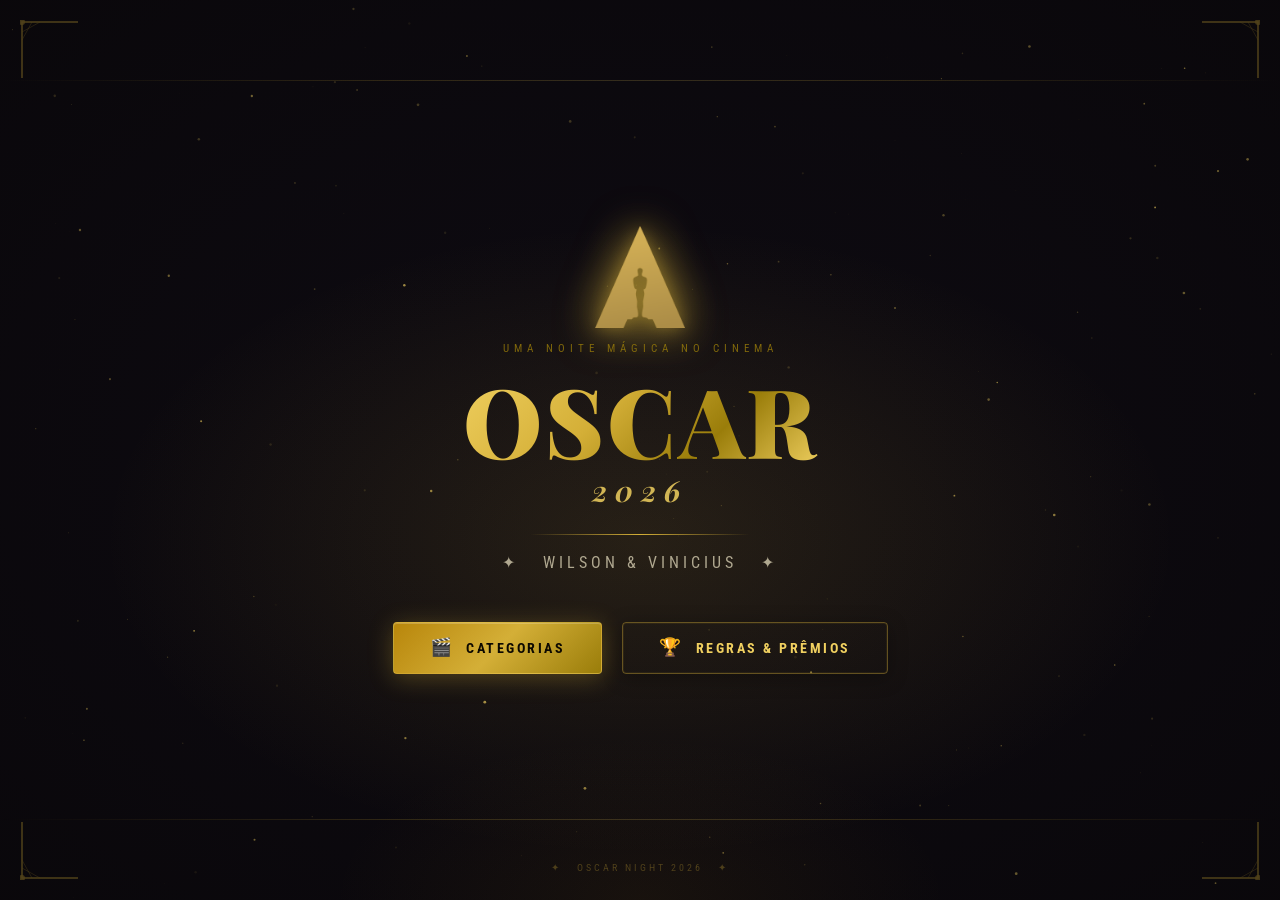
<file: index.html>
<!DOCTYPE html>
<html lang="pt-BR">
<head>
<meta charset="utf-8"/>
<meta name="viewport" content="width=device-width, initial-scale=1.0"/>
<title>Oscar 2026 | Wilson x Vinicius</title>
<link rel="icon" href="favicon.ico" type="image/x-icon"/>
<link rel="shortcut icon" href="favicon.ico"/>
<link rel="apple-touch-icon" href="oscars-icon-logo.png"/>
<link rel="stylesheet" href="css/shared.css"/>
<link rel="stylesheet" href="css/index.css"/>
</head>
<body>

<div class="bg-radial"></div>
<canvas id="stars"></canvas>

<div class="glow-line top"></div>
<div class="glow-line bottom"></div>

<!-- Corner ornaments -->
<div class="corner tl"><svg viewBox="0 0 60 60" fill="none"><path d="M2 58 L2 2 L58 2" stroke="#D4AF37" stroke-width="1.5"/><path d="M2 20 L12 2" stroke="#D4AF37" stroke-width=".8" opacity=".5"/><path d="M20 2 L2 12" stroke="#D4AF37" stroke-width=".8" opacity=".5"/><circle cx="2" cy="2" r="3" fill="#D4AF37" opacity=".8"/></svg></div>
<div class="corner tr"><svg viewBox="0 0 60 60" fill="none"><path d="M2 58 L2 2 L58 2" stroke="#D4AF37" stroke-width="1.5"/><path d="M2 20 L12 2" stroke="#D4AF37" stroke-width=".8" opacity=".5"/><path d="M20 2 L2 12" stroke="#D4AF37" stroke-width=".8" opacity=".5"/><circle cx="2" cy="2" r="3" fill="#D4AF37" opacity=".8"/></svg></div>
<div class="corner bl"><svg viewBox="0 0 60 60" fill="none"><path d="M2 58 L2 2 L58 2" stroke="#D4AF37" stroke-width="1.5"/><path d="M2 20 L12 2" stroke="#D4AF37" stroke-width=".8" opacity=".5"/><path d="M20 2 L2 12" stroke="#D4AF37" stroke-width=".8" opacity=".5"/><circle cx="2" cy="2" r="3" fill="#D4AF37" opacity=".8"/></svg></div>
<div class="corner br"><svg viewBox="0 0 60 60" fill="none"><path d="M2 58 L2 2 L58 2" stroke="#D4AF37" stroke-width="1.5"/><path d="M2 20 L12 2" stroke="#D4AF37" stroke-width=".8" opacity=".5"/><path d="M20 2 L2 12" stroke="#D4AF37" stroke-width=".8" opacity=".5"/><circle cx="2" cy="2" r="3" fill="#D4AF37" opacity=".8"/></svg></div>

<div class="content">
    <img class="oscar-statue" src="oscars-icon-logo.png" alt="Oscar Statuette"/>
    <p class="pre-title">Uma noite mágica no cinema</p>
    <h1 class="main-title">Oscar</h1>
    <p class="year-badge">2026</p>
    <div class="divider"></div>
    <p class="subtitle">✦ &nbsp; Wilson &amp; Vinicius &nbsp; ✦</p>
    <div class="btn-row">
        <a href="page_2.html" class="btn btn-primary" id="btn-categories">
            <span class="btn-icon">🎬</span>Categorias
        </a>
        <a href="page_1.html" class="btn btn-secondary" id="btn-rules">
            <span class="btn-icon">🏆</span>Regras &amp; Prêmios
        </a>
    </div>
</div>

<p class="footer-text">✦ &nbsp; Oscar Night 2026 &nbsp; ✦</p>

<script>
const canvas = document.getElementById('stars');
const ctx    = canvas.getContext('2d');
let W, H, particles = [];

function resize() { W = canvas.width = window.innerWidth; H = canvas.height = window.innerHeight; }

function createParticle() {
    return { x: Math.random()*W, y: Math.random()*H, r: Math.random()*1.2+.2,
             alpha: Math.random()*.6+.1, speed: Math.random()*.3+.05,
             drift: (Math.random()-.5)*.15, pulse: Math.random()*Math.PI*2 };
}

function init() { resize(); particles = Array.from({length:160}, createParticle); }

function draw() {
    ctx.clearRect(0,0,W,H);
    const t = Date.now()/1000;
    particles.forEach(p => {
        const a = p.alpha*(0.6+0.4*Math.sin(t*1.2+p.pulse));
        ctx.beginPath(); ctx.arc(p.x,p.y,p.r,0,Math.PI*2);
        ctx.fillStyle = `rgba(240,208,96,${a})`; ctx.fill();
        p.y -= p.speed; p.x += p.drift;
        if (p.y < -4) { p.y = H+4; p.x = Math.random()*W; }
    });
    requestAnimationFrame(draw);
}

window.addEventListener('resize', resize);
init(); draw();
</script>
</body>
</html>
</file>
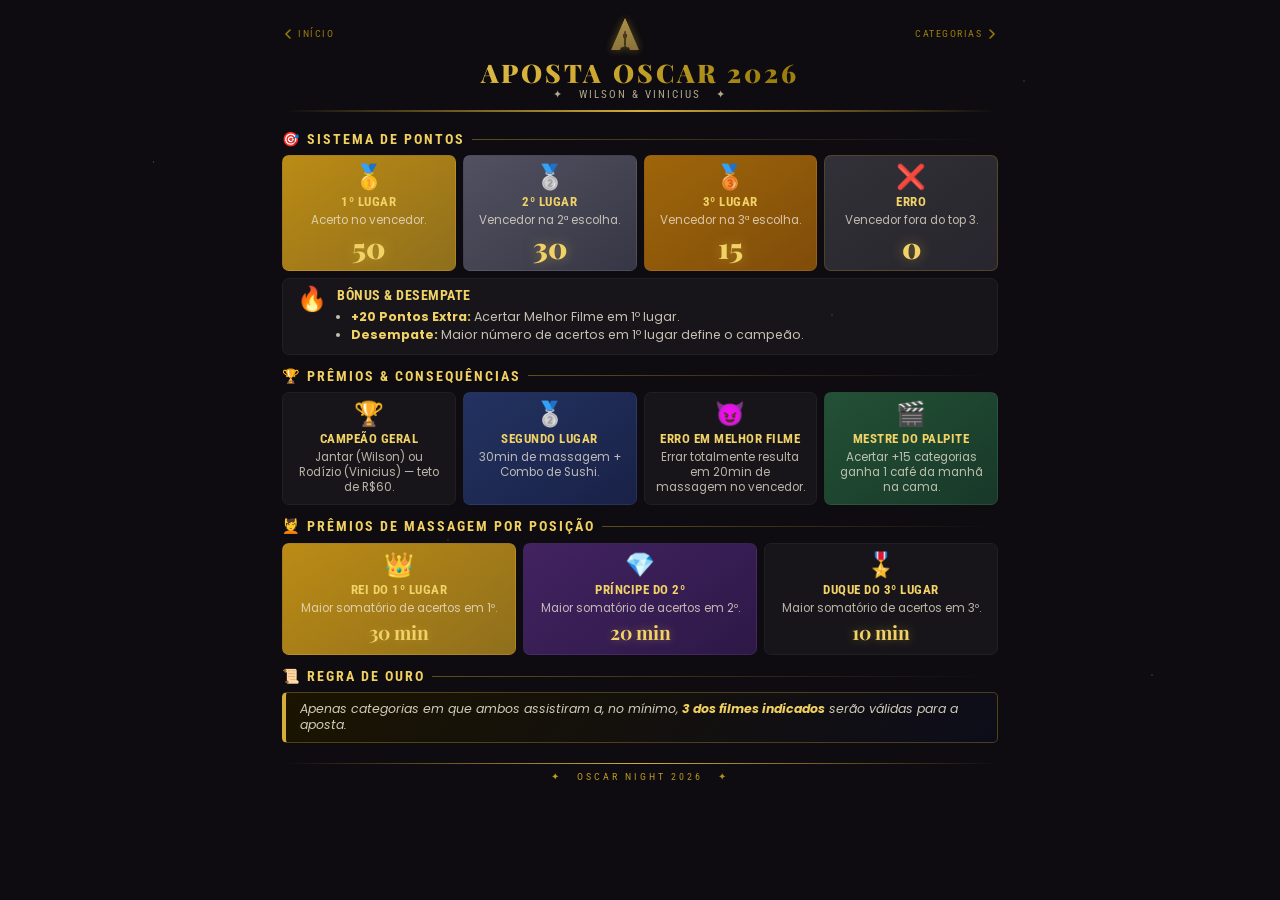
<file: page_1.html>
<!DOCTYPE html>
<html lang="pt-BR">
<head>
<meta charset="utf-8"/>
<meta name="viewport" content="width=device-width, initial-scale=1.0"/>
<title>Regras - Aposta Oscar 2026 | Wilson &amp; Vinicius</title>
<link rel="icon" href="favicon.ico" type="image/x-icon"/>
<link rel="shortcut icon" href="favicon.ico"/>
<link rel="apple-touch-icon" href="oscars-icon-logo.png"/>
<link rel="stylesheet" href="css/shared.css"/>
<link rel="stylesheet" href="css/page1.css"/>
</head>
<body>
<div class="page">

  <nav class="nav-bar">
    <a href="index.html" class="nav-link">
      <svg width="12" height="12" viewBox="0 0 12 12" fill="none"><path d="M8 2L4 6L8 10" stroke="#9A7D0A" stroke-width="1.5" stroke-linecap="round"/></svg>
      Início
    </a>
    <img class="oscar-mini" src="oscars-icon-logo.png" alt="Oscar"/>
    <a href="page_2.html" class="nav-link">
      Categorias
      <svg width="12" height="12" viewBox="0 0 12 12" fill="none"><path d="M4 2L8 6L4 10" stroke="#9A7D0A" stroke-width="1.5" stroke-linecap="round"/></svg>
    </a>
  </nav>

  <header>
    <h1 class="main-title">Aposta Oscar 2026</h1>
    <p class="main-subtitle">✦ &nbsp; Wilson &amp; Vinicius &nbsp; ✦</p>
  </header>

  <!-- PONTUAÇÃO -->
  <section class="section">
    <h2 class="section-title">🎯 Sistema de Pontos</h2>
    <div class="grid4">
      <div class="card c-gold">
        <div class="card-icon">🥇</div>
        <h3 class="card-title">1º Lugar</h3>
        <p>Acerto no vencedor.</p>
        <span class="points">50</span>
      </div>
      <div class="card c-silver">
        <div class="card-icon">🥈</div>
        <h3 class="card-title">2º Lugar</h3>
        <p>Vencedor na 2ª escolha.</p>
        <span class="points">30</span>
      </div>
      <div class="card c-amber">
        <div class="card-icon">🥉</div>
        <h3 class="card-title">3º Lugar</h3>
        <p>Vencedor na 3ª escolha.</p>
        <span class="points">15</span>
      </div>
      <div class="card c-smoke">
        <div class="card-icon">❌</div>
        <h3 class="card-title">Erro</h3>
        <p>Vencedor fora do top 3.</p>
        <span class="points">0</span>
      </div>
      <div class="card c-bonus bonus-card">
        <div class="card-icon">🔥</div>
        <div class="bonus-body">
          <h3 class="card-title">Bônus &amp; Desempate</h3>
          <ul>
            <li><strong>+20 Pontos Extra:</strong> Acertar Melhor Filme em 1º lugar.</li>
            <li><strong>Desempate:</strong> Maior número de acertos em 1º lugar define o campeão.</li>
          </ul>
        </div>
      </div>
    </div>
  </section>

  <!-- PRÊMIOS -->
  <section class="section">
    <h2 class="section-title">🏆 Prêmios &amp; Consequências</h2>
    <div class="grid4f">
      <div class="card c-champ">
        <div class="card-icon">🏆</div>
        <h3 class="card-title">Campeão Geral</h3>
        <p>Jantar (Wilson) ou Rodízio (Vinicius) — teto de R$60.</p>
      </div>
      <div class="card c-royal">
        <div class="card-icon">🥈</div>
        <h3 class="card-title">Segundo Lugar</h3>
        <p>30min de massagem + Combo de Sushi.</p>
      </div>
      <div class="card c-penalty">
        <div class="card-icon">😈</div>
        <h3 class="card-title">Erro em Melhor Filme</h3>
        <p>Errar totalmente resulta em 20min de massagem no vencedor.</p>
      </div>
      <div class="card c-emerald">
        <div class="card-icon">🎬</div>
        <h3 class="card-title">Mestre do Palpite</h3>
        <p>Acertar +15 categorias ganha 1 café da manhã na cama.</p>
      </div>
    </div>
  </section>

  <!-- MASSAGEM POR POSIÇÃO -->
  <section class="section">
    <h2 class="section-title">💆 Prêmios de Massagem por Posição</h2>
    <div class="grid3">
      <div class="card c-gold">
        <div class="card-icon">👑</div>
        <h3 class="card-title">Rei do 1º Lugar</h3>
        <p>Maior somatório de acertos em 1º.</p>
        <span class="points-sm">30 min</span>
      </div>
      <div class="card c-violet">
        <div class="card-icon">💎</div>
        <h3 class="card-title">Príncipe do 2º</h3>
        <p>Maior somatório de acertos em 2º.</p>
        <span class="points-sm">20 min</span>
      </div>
      <div class="card c-teal">
        <div class="card-icon">🎖️</div>
        <h3 class="card-title">Duque do 3º Lugar</h3>
        <p>Maior somatório de acertos em 3º.</p>
        <span class="points-sm">10 min</span>
      </div>
    </div>
  </section>

  <!-- REGRA DE OURO -->
  <section class="section">
    <h2 class="section-title">📜 Regra de Ouro</h2>
    <p class="final-rule">
      Apenas categorias em que ambos assistiram a, no mínimo,
      <strong style="color:var(--gold-light)">3 dos filmes indicados</strong>
      serão válidas para a aposta.
    </p>
  </section>

  <footer>✦ &nbsp; Oscar Night 2026 &nbsp; ✦</footer>
</div>
</body>
</html>
</file>
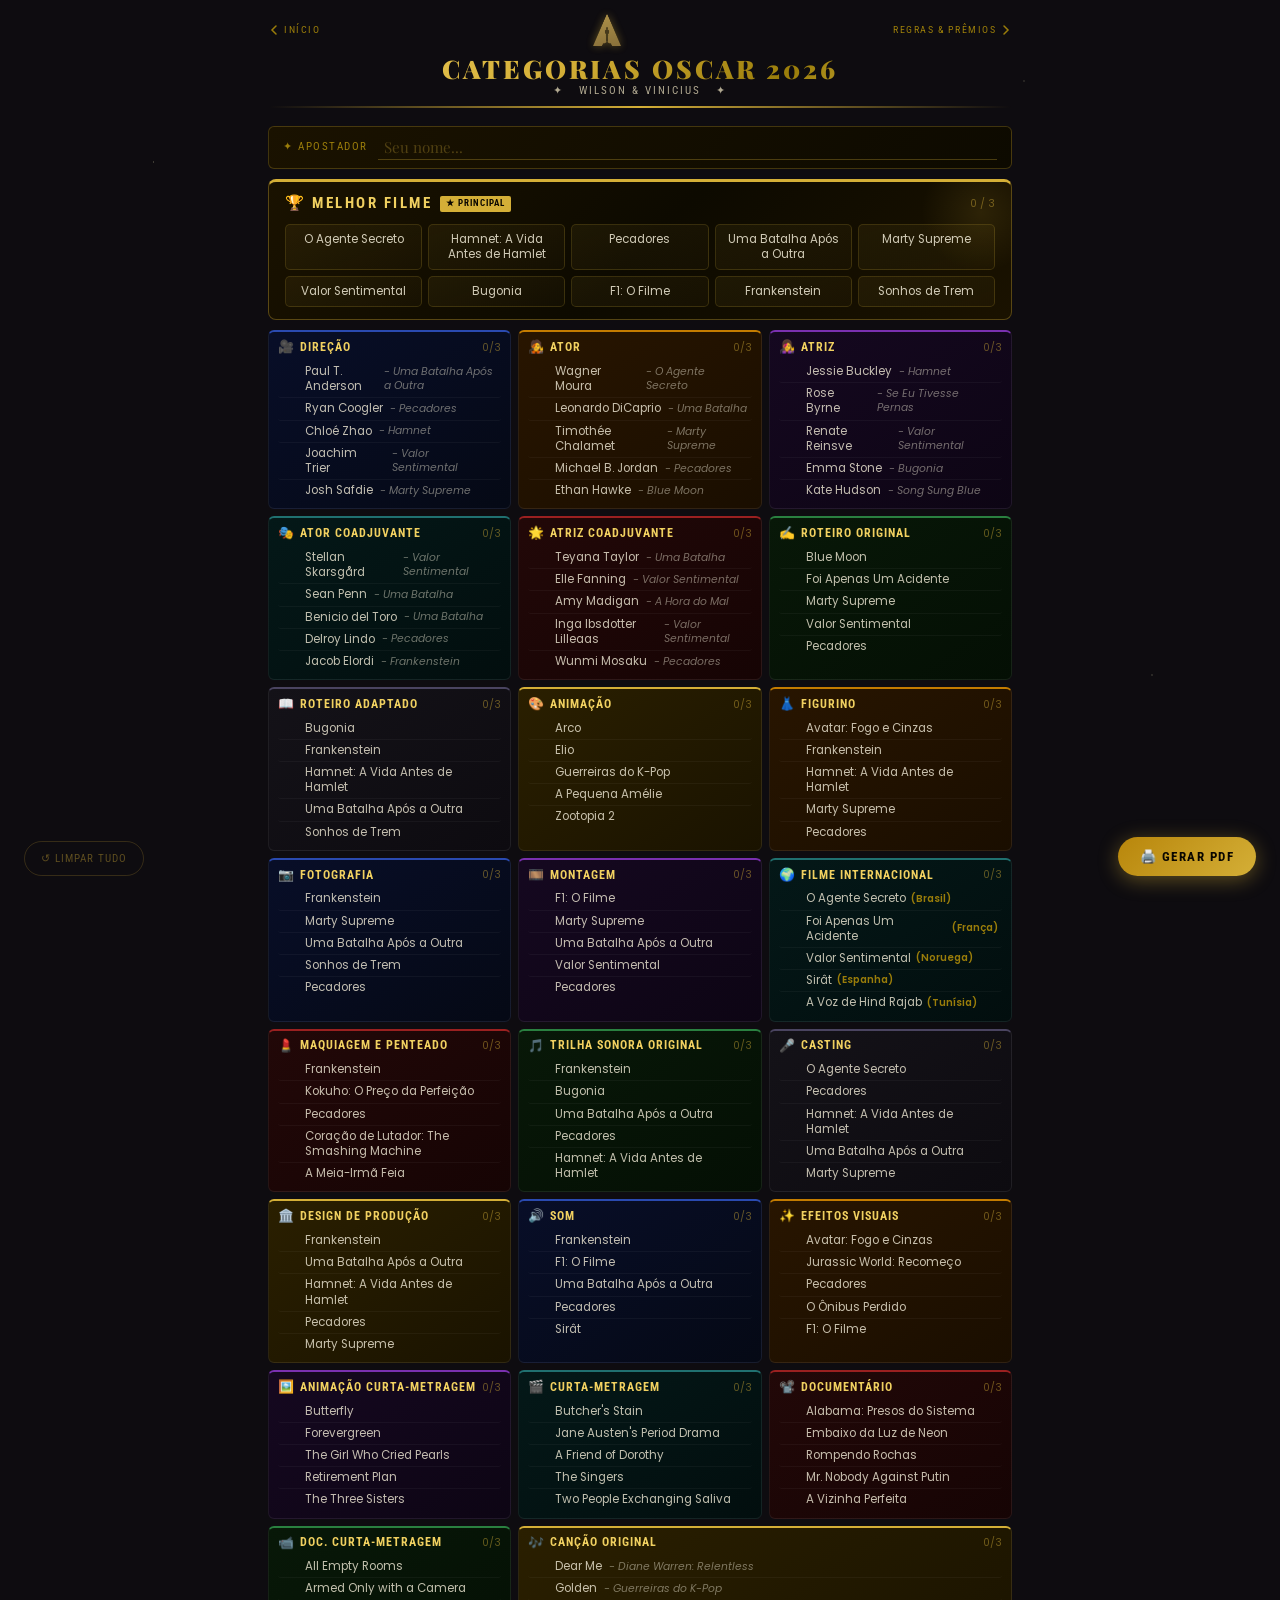
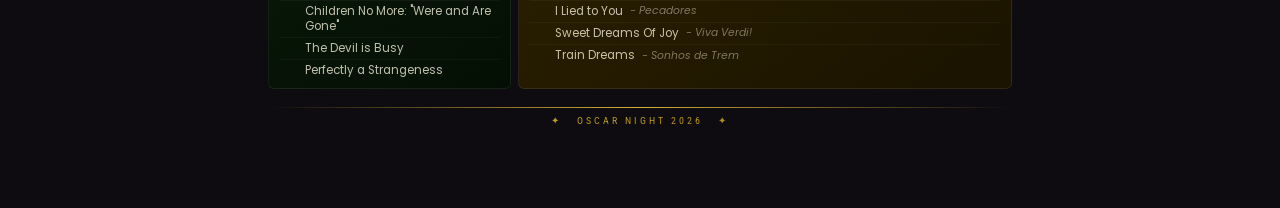
<file: page_2.html>
<!DOCTYPE html>
<html lang="pt-BR">
<head>
<meta charset="utf-8"/>
<meta name="viewport" content="width=device-width, initial-scale=1.0"/>
<title>Categorias - Aposta Oscar 2026 | Wilson &amp; Vinicius</title>
<link rel="icon" href="favicon.ico" type="image/x-icon"/>
<link rel="shortcut icon" href="favicon.ico"/>
<link rel="apple-touch-icon" href="oscars-icon-logo.png"/>
<link rel="stylesheet" href="css/shared.css"/>
<link rel="stylesheet" href="css/page2.css"/>
</head>
<body>
<div class="page">

  <nav class="nav-bar">
    <a href="index.html" class="nav-link">
      <svg width="12" height="12" viewBox="0 0 12 12" fill="none"><path d="M8 2L4 6L8 10" stroke="#9A7D0A" stroke-width="1.5" stroke-linecap="round"/></svg>
      Início
    </a>
    <img class="oscar-mini" src="oscars-icon-logo.png" alt="Oscar"/>
    <a href="page_1.html" class="nav-link">
      Regras &amp; Prêmios
      <svg width="12" height="12" viewBox="0 0 12 12" fill="none"><path d="M4 2L8 6L4 10" stroke="#9A7D0A" stroke-width="1.5" stroke-linecap="round"/></svg>
    </a>
  </nav>

  <header>
    <h1 class="main-title">Categorias Oscar 2026</h1>
    <p class="main-subtitle">✦ &nbsp; Wilson &amp; Vinicius &nbsp; ✦</p>
  </header>

  <div class="player-bar">
    <span class="player-label">✦ Apostador</span>
    <input class="player-input" id="playerName" type="text" placeholder="Seu nome..." maxlength="40"/>
  </div>

  <!-- MELHOR FILME -->
  <div class="featured-section">
    <div class="featured-title">
      🏆 Melhor Filme
      <span class="badge">★ PRINCIPAL</span>
      <span class="pick-counter" id="counter-melhor-filme">0 / 3</span>
    </div>
    <div class="featured-grid" id="cat-melhor-filme" data-cat="melhor-filme">
      <div class="film-card" data-film="O Agente Secreto"><span class="film-rank"></span>O Agente Secreto</div>
      <div class="film-card" data-film="Hamnet: A Vida Antes de Hamlet"><span class="film-rank"></span>Hamnet: A Vida Antes de Hamlet</div>
      <div class="film-card" data-film="Pecadores"><span class="film-rank"></span>Pecadores</div>
      <div class="film-card" data-film="Uma Batalha Após a Outra"><span class="film-rank"></span>Uma Batalha Após a Outra</div>
      <div class="film-card" data-film="Marty Supreme"><span class="film-rank"></span>Marty Supreme</div>
      <div class="film-card" data-film="Valor Sentimental"><span class="film-rank"></span>Valor Sentimental</div>
      <div class="film-card" data-film="Bugonia"><span class="film-rank"></span>Bugonia</div>
      <div class="film-card" data-film="F1: O Filme"><span class="film-rank"></span>F1: O Filme</div>
      <div class="film-card" data-film="Frankenstein"><span class="film-rank"></span>Frankenstein</div>
      <div class="film-card" data-film="Sonhos de Trem"><span class="film-rank"></span>Sonhos de Trem</div>
    </div>
  </div>

  <div class="categories-grid">

    <div class="cat-block c-royal" data-cat="direcao">
      <div class="cat-name"><span class="cat-icon">🎥</span>Direção<span class="pick-counter" id="counter-direcao">0/3</span></div>
      <ul class="nominee-list">
        <li class="nominee-item" data-film="Paul T. Anderson"><span class="rank-badge"></span>Paul T. Anderson<span class="nominee-film">- Uma Batalha Após a Outra</span></li>
        <li class="nominee-item" data-film="Ryan Coogler"><span class="rank-badge"></span>Ryan Coogler<span class="nominee-film">- Pecadores</span></li>
        <li class="nominee-item" data-film="Chloé Zhao"><span class="rank-badge"></span>Chloé Zhao<span class="nominee-film">- Hamnet</span></li>
        <li class="nominee-item" data-film="Joachim Trier"><span class="rank-badge"></span>Joachim Trier<span class="nominee-film">- Valor Sentimental</span></li>
        <li class="nominee-item" data-film="Josh Safdie"><span class="rank-badge"></span>Josh Safdie<span class="nominee-film">- Marty Supreme</span></li>
      </ul>
    </div>

    <div class="cat-block c-amber" data-cat="ator">
      <div class="cat-name"><span class="cat-icon">🧑‍🎤</span>Ator<span class="pick-counter" id="counter-ator">0/3</span></div>
      <ul class="nominee-list">
        <li class="nominee-item" data-film="Wagner Moura"><span class="rank-badge"></span>Wagner Moura<span class="nominee-film">- O Agente Secreto</span></li>
        <li class="nominee-item" data-film="Leonardo DiCaprio"><span class="rank-badge"></span>Leonardo DiCaprio<span class="nominee-film">- Uma Batalha</span></li>
        <li class="nominee-item" data-film="Timothée Chalamet"><span class="rank-badge"></span>Timothée Chalamet<span class="nominee-film">- Marty Supreme</span></li>
        <li class="nominee-item" data-film="Michael B. Jordan"><span class="rank-badge"></span>Michael B. Jordan<span class="nominee-film">- Pecadores</span></li>
        <li class="nominee-item" data-film="Ethan Hawke"><span class="rank-badge"></span>Ethan Hawke<span class="nominee-film">- Blue Moon</span></li>
      </ul>
    </div>

    <div class="cat-block c-violet" data-cat="atriz">
      <div class="cat-name"><span class="cat-icon">👩‍🎤</span>Atriz<span class="pick-counter" id="counter-atriz">0/3</span></div>
      <ul class="nominee-list">
        <li class="nominee-item" data-film="Jessie Buckley"><span class="rank-badge"></span>Jessie Buckley<span class="nominee-film">- Hamnet</span></li>
        <li class="nominee-item" data-film="Rose Byrne"><span class="rank-badge"></span>Rose Byrne<span class="nominee-film">- Se Eu Tivesse Pernas</span></li>
        <li class="nominee-item" data-film="Renate Reinsve"><span class="rank-badge"></span>Renate Reinsve<span class="nominee-film">- Valor Sentimental</span></li>
        <li class="nominee-item" data-film="Emma Stone"><span class="rank-badge"></span>Emma Stone<span class="nominee-film">- Bugonia</span></li>
        <li class="nominee-item" data-film="Kate Hudson"><span class="rank-badge"></span>Kate Hudson<span class="nominee-film">- Song Sung Blue</span></li>
      </ul>
    </div>

    <div class="cat-block c-teal" data-cat="ator-coadjuvante">
      <div class="cat-name"><span class="cat-icon">🎭</span>Ator Coadjuvante<span class="pick-counter" id="counter-ator-coadjuvante">0/3</span></div>
      <ul class="nominee-list">
        <li class="nominee-item" data-film="Stellan Skarsgård"><span class="rank-badge"></span>Stellan Skarsgård<span class="nominee-film">- Valor Sentimental</span></li>
        <li class="nominee-item" data-film="Sean Penn"><span class="rank-badge"></span>Sean Penn<span class="nominee-film">- Uma Batalha</span></li>
        <li class="nominee-item" data-film="Benicio del Toro"><span class="rank-badge"></span>Benicio del Toro<span class="nominee-film">- Uma Batalha</span></li>
        <li class="nominee-item" data-film="Delroy Lindo"><span class="rank-badge"></span>Delroy Lindo<span class="nominee-film">- Pecadores</span></li>
        <li class="nominee-item" data-film="Jacob Elordi"><span class="rank-badge"></span>Jacob Elordi<span class="nominee-film">- Frankenstein</span></li>
      </ul>
    </div>

    <div class="cat-block c-crimson" data-cat="atriz-coadjuvante">
      <div class="cat-name"><span class="cat-icon">🌟</span>Atriz Coadjuvante<span class="pick-counter" id="counter-atriz-coadjuvante">0/3</span></div>
      <ul class="nominee-list">
        <li class="nominee-item" data-film="Teyana Taylor"><span class="rank-badge"></span>Teyana Taylor<span class="nominee-film">- Uma Batalha</span></li>
        <li class="nominee-item" data-film="Elle Fanning"><span class="rank-badge"></span>Elle Fanning<span class="nominee-film">- Valor Sentimental</span></li>
        <li class="nominee-item" data-film="Amy Madigan"><span class="rank-badge"></span>Amy Madigan<span class="nominee-film">- A Hora do Mal</span></li>
        <li class="nominee-item" data-film="Inga Ibsdotter Lilleaas"><span class="rank-badge"></span>Inga Ibsdotter Lilleaas<span class="nominee-film">- Valor Sentimental</span></li>
        <li class="nominee-item" data-film="Wunmi Mosaku"><span class="rank-badge"></span>Wunmi Mosaku<span class="nominee-film">- Pecadores</span></li>
      </ul>
    </div>

    <div class="cat-block c-emerald" data-cat="roteiro-original">
      <div class="cat-name"><span class="cat-icon">✍️</span>Roteiro Original<span class="pick-counter" id="counter-roteiro-original">0/3</span></div>
      <ul class="nominee-list">
        <li class="nominee-item" data-film="Blue Moon"><span class="rank-badge"></span>Blue Moon</li>
        <li class="nominee-item" data-film="Foi Apenas Um Acidente"><span class="rank-badge"></span>Foi Apenas Um Acidente</li>
        <li class="nominee-item" data-film="Marty Supreme"><span class="rank-badge"></span>Marty Supreme</li>
        <li class="nominee-item" data-film="Valor Sentimental"><span class="rank-badge"></span>Valor Sentimental</li>
        <li class="nominee-item" data-film="Pecadores"><span class="rank-badge"></span>Pecadores</li>
      </ul>
    </div>

    <div class="cat-block c-smoke" data-cat="roteiro-adaptado">
      <div class="cat-name"><span class="cat-icon">📖</span>Roteiro Adaptado<span class="pick-counter" id="counter-roteiro-adaptado">0/3</span></div>
      <ul class="nominee-list">
        <li class="nominee-item" data-film="Bugonia"><span class="rank-badge"></span>Bugonia</li>
        <li class="nominee-item" data-film="Frankenstein"><span class="rank-badge"></span>Frankenstein</li>
        <li class="nominee-item" data-film="Hamnet: A Vida Antes de Hamlet"><span class="rank-badge"></span>Hamnet: A Vida Antes de Hamlet</li>
        <li class="nominee-item" data-film="Uma Batalha Após a Outra"><span class="rank-badge"></span>Uma Batalha Após a Outra</li>
        <li class="nominee-item" data-film="Sonhos de Trem"><span class="rank-badge"></span>Sonhos de Trem</li>
      </ul>
    </div>

    <div class="cat-block c-gold" data-cat="animacao">
      <div class="cat-name"><span class="cat-icon">🎨</span>Animação<span class="pick-counter" id="counter-animacao">0/3</span></div>
      <ul class="nominee-list">
        <li class="nominee-item" data-film="Arco"><span class="rank-badge"></span>Arco</li>
        <li class="nominee-item" data-film="Elio"><span class="rank-badge"></span>Elio</li>
        <li class="nominee-item" data-film="Guerreiras do K-Pop"><span class="rank-badge"></span>Guerreiras do K-Pop</li>
        <li class="nominee-item" data-film="A Pequena Amélie"><span class="rank-badge"></span>A Pequena Amélie</li>
        <li class="nominee-item" data-film="Zootopia 2"><span class="rank-badge"></span>Zootopia 2</li>
      </ul>
    </div>

    <div class="cat-block c-amber" data-cat="figurino">
      <div class="cat-name"><span class="cat-icon">👗</span>Figurino<span class="pick-counter" id="counter-figurino">0/3</span></div>
      <ul class="nominee-list">
        <li class="nominee-item" data-film="Avatar: Fogo e Cinzas"><span class="rank-badge"></span>Avatar: Fogo e Cinzas</li>
        <li class="nominee-item" data-film="Frankenstein"><span class="rank-badge"></span>Frankenstein</li>
        <li class="nominee-item" data-film="Hamnet: A Vida Antes de Hamlet"><span class="rank-badge"></span>Hamnet: A Vida Antes de Hamlet</li>
        <li class="nominee-item" data-film="Marty Supreme"><span class="rank-badge"></span>Marty Supreme</li>
        <li class="nominee-item" data-film="Pecadores"><span class="rank-badge"></span>Pecadores</li>
      </ul>
    </div>

    <div class="cat-block c-royal" data-cat="fotografia">
      <div class="cat-name"><span class="cat-icon">📷</span>Fotografia<span class="pick-counter" id="counter-fotografia">0/3</span></div>
      <ul class="nominee-list">
        <li class="nominee-item" data-film="Frankenstein"><span class="rank-badge"></span>Frankenstein</li>
        <li class="nominee-item" data-film="Marty Supreme"><span class="rank-badge"></span>Marty Supreme</li>
        <li class="nominee-item" data-film="Uma Batalha Após a Outra"><span class="rank-badge"></span>Uma Batalha Após a Outra</li>
        <li class="nominee-item" data-film="Sonhos de Trem"><span class="rank-badge"></span>Sonhos de Trem</li>
        <li class="nominee-item" data-film="Pecadores"><span class="rank-badge"></span>Pecadores</li>
      </ul>
    </div>

    <div class="cat-block c-violet" data-cat="montagem">
      <div class="cat-name"><span class="cat-icon">🎞️</span>Montagem<span class="pick-counter" id="counter-montagem">0/3</span></div>
      <ul class="nominee-list">
        <li class="nominee-item" data-film="F1: O Filme"><span class="rank-badge"></span>F1: O Filme</li>
        <li class="nominee-item" data-film="Marty Supreme"><span class="rank-badge"></span>Marty Supreme</li>
        <li class="nominee-item" data-film="Uma Batalha Após a Outra"><span class="rank-badge"></span>Uma Batalha Após a Outra</li>
        <li class="nominee-item" data-film="Valor Sentimental"><span class="rank-badge"></span>Valor Sentimental</li>
        <li class="nominee-item" data-film="Pecadores"><span class="rank-badge"></span>Pecadores</li>
      </ul>
    </div>

    <div class="cat-block c-teal" data-cat="filme-internacional">
      <div class="cat-name"><span class="cat-icon">🌍</span>Filme Internacional<span class="pick-counter" id="counter-filme-internacional">0/3</span></div>
      <ul class="nominee-list">
        <li class="nominee-item" data-film="O Agente Secreto"><span class="rank-badge"></span>O Agente Secreto<span class="country-tag">(Brasil)</span></li>
        <li class="nominee-item" data-film="Foi Apenas Um Acidente"><span class="rank-badge"></span>Foi Apenas Um Acidente<span class="country-tag">(França)</span></li>
        <li class="nominee-item" data-film="Valor Sentimental"><span class="rank-badge"></span>Valor Sentimental<span class="country-tag">(Noruega)</span></li>
        <li class="nominee-item" data-film="Sirât"><span class="rank-badge"></span>Sirât<span class="country-tag">(Espanha)</span></li>
        <li class="nominee-item" data-film="A Voz de Hind Rajab"><span class="rank-badge"></span>A Voz de Hind Rajab<span class="country-tag">(Tunísia)</span></li>
      </ul>
    </div>

    <div class="cat-block c-crimson" data-cat="maquiagem">
      <div class="cat-name"><span class="cat-icon">💄</span>Maquiagem e Penteado<span class="pick-counter" id="counter-maquiagem">0/3</span></div>
      <ul class="nominee-list">
        <li class="nominee-item" data-film="Frankenstein"><span class="rank-badge"></span>Frankenstein</li>
        <li class="nominee-item" data-film="Kokuho: O Preço da Perfeição"><span class="rank-badge"></span>Kokuho: O Preço da Perfeição</li>
        <li class="nominee-item" data-film="Pecadores"><span class="rank-badge"></span>Pecadores</li>
        <li class="nominee-item" data-film="Coração de Lutador"><span class="rank-badge"></span>Coração de Lutador: The Smashing Machine</li>
        <li class="nominee-item" data-film="A Meia-Irmã Feia"><span class="rank-badge"></span>A Meia-Irmã Feia</li>
      </ul>
    </div>

    <div class="cat-block c-emerald" data-cat="trilha-sonora">
      <div class="cat-name"><span class="cat-icon">🎵</span>Trilha Sonora Original<span class="pick-counter" id="counter-trilha-sonora">0/3</span></div>
      <ul class="nominee-list">
        <li class="nominee-item" data-film="Frankenstein"><span class="rank-badge"></span>Frankenstein</li>
        <li class="nominee-item" data-film="Bugonia"><span class="rank-badge"></span>Bugonia</li>
        <li class="nominee-item" data-film="Uma Batalha Após a Outra"><span class="rank-badge"></span>Uma Batalha Após a Outra</li>
        <li class="nominee-item" data-film="Pecadores"><span class="rank-badge"></span>Pecadores</li>
        <li class="nominee-item" data-film="Hamnet: A Vida Antes de Hamlet"><span class="rank-badge"></span>Hamnet: A Vida Antes de Hamlet</li>
      </ul>
    </div>

    <div class="cat-block c-smoke" data-cat="casting">
      <div class="cat-name"><span class="cat-icon">🎤</span>Casting<span class="pick-counter" id="counter-casting">0/3</span></div>
      <ul class="nominee-list">
        <li class="nominee-item" data-film="O Agente Secreto"><span class="rank-badge"></span>O Agente Secreto</li>
        <li class="nominee-item" data-film="Pecadores"><span class="rank-badge"></span>Pecadores</li>
        <li class="nominee-item" data-film="Hamnet"><span class="rank-badge"></span>Hamnet: A Vida Antes de Hamlet</li>
        <li class="nominee-item" data-film="Uma Batalha Após a Outra"><span class="rank-badge"></span>Uma Batalha Após a Outra</li>
        <li class="nominee-item" data-film="Marty Supreme"><span class="rank-badge"></span>Marty Supreme</li>
      </ul>
    </div>

    <div class="cat-block c-gold" data-cat="design-producao">
      <div class="cat-name"><span class="cat-icon">🏛️</span>Design de Produção<span class="pick-counter" id="counter-design-producao">0/3</span></div>
      <ul class="nominee-list">
        <li class="nominee-item" data-film="Frankenstein"><span class="rank-badge"></span>Frankenstein</li>
        <li class="nominee-item" data-film="Uma Batalha Após a Outra"><span class="rank-badge"></span>Uma Batalha Após a Outra</li>
        <li class="nominee-item" data-film="Hamnet"><span class="rank-badge"></span>Hamnet: A Vida Antes de Hamlet</li>
        <li class="nominee-item" data-film="Pecadores"><span class="rank-badge"></span>Pecadores</li>
        <li class="nominee-item" data-film="Marty Supreme"><span class="rank-badge"></span>Marty Supreme</li>
      </ul>
    </div>

    <div class="cat-block c-royal" data-cat="som">
      <div class="cat-name"><span class="cat-icon">🔊</span>Som<span class="pick-counter" id="counter-som">0/3</span></div>
      <ul class="nominee-list">
        <li class="nominee-item" data-film="Frankenstein"><span class="rank-badge"></span>Frankenstein</li>
        <li class="nominee-item" data-film="F1: O Filme"><span class="rank-badge"></span>F1: O Filme</li>
        <li class="nominee-item" data-film="Uma Batalha Após a Outra"><span class="rank-badge"></span>Uma Batalha Após a Outra</li>
        <li class="nominee-item" data-film="Pecadores"><span class="rank-badge"></span>Pecadores</li>
        <li class="nominee-item" data-film="Sirât"><span class="rank-badge"></span>Sirât</li>
      </ul>
    </div>

    <div class="cat-block c-amber" data-cat="efeitos-visuais">
      <div class="cat-name"><span class="cat-icon">✨</span>Efeitos Visuais<span class="pick-counter" id="counter-efeitos-visuais">0/3</span></div>
      <ul class="nominee-list">
        <li class="nominee-item" data-film="Avatar: Fogo e Cinzas"><span class="rank-badge"></span>Avatar: Fogo e Cinzas</li>
        <li class="nominee-item" data-film="Jurassic World: Recomeço"><span class="rank-badge"></span>Jurassic World: Recomeço</li>
        <li class="nominee-item" data-film="Pecadores"><span class="rank-badge"></span>Pecadores</li>
        <li class="nominee-item" data-film="O Ônibus Perdido"><span class="rank-badge"></span>O Ônibus Perdido</li>
        <li class="nominee-item" data-film="F1: O Filme"><span class="rank-badge"></span>F1: O Filme</li>
      </ul>
    </div>

    <div class="cat-block c-violet" data-cat="animacao-curta">
      <div class="cat-name"><span class="cat-icon">🖼️</span>Animação Curta-Metragem<span class="pick-counter" id="counter-animacao-curta">0/3</span></div>
      <ul class="nominee-list">
        <li class="nominee-item" data-film="Butterfly"><span class="rank-badge"></span>Butterfly</li>
        <li class="nominee-item" data-film="Forevergreen"><span class="rank-badge"></span>Forevergreen</li>
        <li class="nominee-item" data-film="The Girl Who Cried Pearls"><span class="rank-badge"></span>The Girl Who Cried Pearls</li>
        <li class="nominee-item" data-film="Retirement Plan"><span class="rank-badge"></span>Retirement Plan</li>
        <li class="nominee-item" data-film="The Three Sisters"><span class="rank-badge"></span>The Three Sisters</li>
      </ul>
    </div>

    <div class="cat-block c-teal" data-cat="curta-metragem">
      <div class="cat-name"><span class="cat-icon">🎬</span>Curta-Metragem<span class="pick-counter" id="counter-curta-metragem">0/3</span></div>
      <ul class="nominee-list">
        <li class="nominee-item" data-film="Butcher's Stain"><span class="rank-badge"></span>Butcher's Stain</li>
        <li class="nominee-item" data-film="Jane Austen's Period Drama"><span class="rank-badge"></span>Jane Austen's Period Drama</li>
        <li class="nominee-item" data-film="A Friend of Dorothy"><span class="rank-badge"></span>A Friend of Dorothy</li>
        <li class="nominee-item" data-film="The Singers"><span class="rank-badge"></span>The Singers</li>
        <li class="nominee-item" data-film="Two People Exchanging Saliva"><span class="rank-badge"></span>Two People Exchanging Saliva</li>
      </ul>
    </div>

    <div class="cat-block c-crimson" data-cat="documentario">
      <div class="cat-name"><span class="cat-icon">📽️</span>Documentário<span class="pick-counter" id="counter-documentario">0/3</span></div>
      <ul class="nominee-list">
        <li class="nominee-item" data-film="Alabama: Presos do Sistema"><span class="rank-badge"></span>Alabama: Presos do Sistema</li>
        <li class="nominee-item" data-film="Embaixo da Luz de Neon"><span class="rank-badge"></span>Embaixo da Luz de Neon</li>
        <li class="nominee-item" data-film="Rompendo Rochas"><span class="rank-badge"></span>Rompendo Rochas</li>
        <li class="nominee-item" data-film="Mr. Nobody Against Putin"><span class="rank-badge"></span>Mr. Nobody Against Putin</li>
        <li class="nominee-item" data-film="A Vizinha Perfeita"><span class="rank-badge"></span>A Vizinha Perfeita</li>
      </ul>
    </div>

    <div class="cat-block c-emerald" data-cat="documentario-curta">
      <div class="cat-name"><span class="cat-icon">📹</span>Doc. Curta-Metragem<span class="pick-counter" id="counter-documentario-curta">0/3</span></div>
      <ul class="nominee-list">
        <li class="nominee-item" data-film="All Empty Rooms"><span class="rank-badge"></span>All Empty Rooms</li>
        <li class="nominee-item" data-film="Armed Only with a Camera"><span class="rank-badge"></span>Armed Only with a Camera</li>
        <li class="nominee-item" data-film="Children No More"><span class="rank-badge"></span>Children No More: "Were and Are Gone"</li>
        <li class="nominee-item" data-film="The Devil is Busy"><span class="rank-badge"></span>The Devil is Busy</li>
        <li class="nominee-item" data-film="Perfectly a Strangeness"><span class="rank-badge"></span>Perfectly a Strangeness</li>
      </ul>
    </div>

    <div class="cat-block c-gold span2" data-cat="cancao-original">
      <div class="cat-name"><span class="cat-icon">🎶</span>Canção Original<span class="pick-counter" id="counter-cancao-original">0/3</span></div>
      <ul class="nominee-list">
        <li class="nominee-item" data-film="Dear Me"><span class="rank-badge"></span>Dear Me<span class="nominee-film">- Diane Warren: Relentless</span></li>
        <li class="nominee-item" data-film="Golden"><span class="rank-badge"></span>Golden<span class="nominee-film">- Guerreiras do K-Pop</span></li>
        <li class="nominee-item" data-film="I Lied to You"><span class="rank-badge"></span>I Lied to You<span class="nominee-film">- Pecadores</span></li>
        <li class="nominee-item" data-film="Sweet Dreams Of Joy"><span class="rank-badge"></span>Sweet Dreams Of Joy<span class="nominee-film">- Viva Verdi!</span></li>
        <li class="nominee-item" data-film="Train Dreams"><span class="rank-badge"></span>Train Dreams<span class="nominee-film">- Sonhos de Trem</span></li>
      </ul>
    </div>

  </div><!-- end .categories-grid -->

  <footer>✦ &nbsp; Oscar Night 2026 &nbsp; ✦</footer>

  <!-- Conteúdo exclusivo para impressão (gerado por JS) -->
  <div class="print-only" id="printSection"></div>

</div><!-- end .page -->

<button class="fab-pdf" onclick="gerarPDF()">🖨️ Gerar PDF</button>
<button class="btn-reset" onclick="resetAll()">↺ Limpar tudo</button>

<script src="js/page2.js"></script>
</body>
</html>
</file>
<file: css/shared.css>
/* =============================================
   shared.css — Estilos compartilhados Oscar 2026
   ============================================= */
@import url('https://fonts.googleapis.com/css2?family=Playfair+Display:ital,wght@0,700;0,900;1,700&family=Poppins:wght@300;400;500;600&family=Roboto+Condensed:wght@700&display=swap');

*, *::before, *::after { box-sizing: border-box; margin: 0; padding: 0; }

:root {
    --gold:        #D4AF37;
    --gold-light:  #F0D060;
    --gold-dark:   #9A7D0A;
    --gold-faint:  rgba(212,175,55,.12);
    --bg:          #0e0c10;
    --surface:     #1a1720;
    --text:        #f0ead6;
    --text-muted:  #b0a890;
}

body {
    font-family: 'Poppins', sans-serif;
    background: var(--bg);
    color: var(--text);
    line-height: 1.3;
    -webkit-print-color-adjust: exact;
    print-color-adjust: exact;
}

/* Stars decoration */
body::before {
    content: '';
    position: fixed;
    inset: 0;
    background-image:
        radial-gradient(1px 1px at 12% 18%, rgba(255,255,200,.4) 0%, transparent 100%),
        radial-gradient(1px 1px at 80% 9%,  rgba(255,255,200,.35) 0%, transparent 100%),
        radial-gradient(1px 1px at 35% 60%, rgba(255,255,200,.3)  0%, transparent 100%),
        radial-gradient(1px 1px at 65% 35%, rgba(255,255,200,.3)  0%, transparent 100%),
        radial-gradient(1px 1px at 90% 75%, rgba(255,255,200,.4)  0%, transparent 100%);
    pointer-events: none;
    z-index: 0;
}

/* ── Navigation ── */
.nav-bar {
    display: flex;
    justify-content: space-between;
    align-items: center;
    margin-bottom: 8px;
}

.nav-link {
    font-family: 'Roboto Condensed', sans-serif;
    font-size: .65rem;
    letter-spacing: 1.5px;
    text-transform: uppercase;
    color: var(--gold-dark);
    text-decoration: none;
    display: flex;
    align-items: center;
    gap: 4px;
    transition: color .2s;
}
.nav-link:hover { color: var(--gold-light); }

.oscar-mini {
    width: 28px;
    height: auto;
    opacity: .8;
    filter: drop-shadow(0 0 4px rgba(212,175,55,.5));
}

/* ── Header ── */
header {
    text-align: center;
    margin-bottom: 10px;
    padding-bottom: 8px;
}
header::after {
    content: '';
    display: block;
    height: 2px;
    margin-top: 8px;
    background: linear-gradient(90deg, transparent, var(--gold), transparent);
}

.main-title {
    font-family: 'Playfair Display', serif;
    font-weight: 900;
    background: linear-gradient(135deg, #F0D060 0%, #D4AF37 40%, #9A7D0A 70%, #F0D060 100%);
    -webkit-background-clip: text;
    -webkit-text-fill-color: transparent;
    background-clip: text;
    text-transform: uppercase;
    letter-spacing: 3px;
    line-height: 1.1;
}

.main-subtitle {
    font-family: 'Roboto Condensed', sans-serif;
    font-size: .68rem;
    color: var(--text-muted);
    letter-spacing: 2px;
    text-transform: uppercase;
    margin-top: 2px;
}

/* ── Footer ── */
footer {
    text-align: center;
    padding-top: 8px;
    margin-top: 10px;
    font-family: 'Roboto Condensed', sans-serif;
    font-size: .65rem;
    letter-spacing: 3px;
    text-transform: uppercase;
    background: linear-gradient(135deg, #D4AF37, #9A7D0A);
    -webkit-background-clip: text;
    -webkit-text-fill-color: transparent;
    background-clip: text;
    position: relative;
}
footer::before {
    content: '';
    display: block;
    height: 1px;
    margin-bottom: 6px;
    background: linear-gradient(90deg, transparent, var(--gold), transparent);
}
</file>
<file: css/index.css>
/* =============================================
   index.css — Landing page Oscar 2026
   ============================================= */

html, body {
    height: 100%;
    overflow: hidden;
}

/* Radial glow background */
.bg-radial {
    position: fixed;
    inset: 0;
    background:
        radial-gradient(ellipse 60% 50% at 50% 60%, rgba(212,175,55,.13) 0%, transparent 70%),
        radial-gradient(ellipse 40% 30% at 50% 100%, rgba(180,130,20,.08) 0%, transparent 60%),
        radial-gradient(ellipse 100% 100% at 50% 50%, #0e0b12 0%, #080608 100%);
    z-index: 0;
}

canvas#stars {
    position: fixed;
    inset: 0;
    z-index: 1;
    pointer-events: none;
}

.glow-line {
    position: fixed;
    left: 0; right: 0;
    height: 1px;
    background: linear-gradient(90deg, transparent 0%, var(--gold) 30%, var(--gold-light) 50%, var(--gold) 70%, transparent 100%);
    opacity: .18;
    z-index: 2;
}
.glow-line.top    { top: 80px; }
.glow-line.bottom { bottom: 80px; }

.corner {
    position: fixed;
    width: 60px;
    height: 60px;
    z-index: 2;
    opacity: .35;
}
.corner svg { width: 100%; height: 100%; }
.corner.tl { top: 20px; left: 20px; }
.corner.tr { top: 20px; right: 20px; transform: scaleX(-1); }
.corner.bl { bottom: 20px; left: 20px; transform: scaleY(-1); }
.corner.br { bottom: 20px; right: 20px; transform: scale(-1); }

/* ── Main content ── */
.content {
    position: relative;
    z-index: 10;
    height: 100vh;
    display: flex;
    flex-direction: column;
    align-items: center;
    justify-content: center;
    text-align: center;
    padding: 40px 24px;
    gap: 0;
}

.oscar-statue {
    width: 90px;
    height: auto;
    margin-bottom: 14px;
    filter: drop-shadow(0 0 22px rgba(212,175,55,.7)) drop-shadow(0 0 8px rgba(212,175,55,.4));
    animation: floatStatue 4s ease-in-out infinite;
    mix-blend-mode: lighten;
}

@keyframes floatStatue {
    0%, 100% { transform: translateY(0); }
    50%       { transform: translateY(-8px); }
}

.pre-title {
    font-family: 'Roboto Condensed', sans-serif;
    font-size: .7rem;
    letter-spacing: 5px;
    text-transform: uppercase;
    color: var(--gold-dark);
    margin-bottom: 10px;
    opacity: .8;
}

.main-title { font-size: clamp(3rem, 8vw, 6rem); }

.year-badge {
    font-family: 'Playfair Display', serif;
    font-size: clamp(1.1rem, 3vw, 1.8rem);
    font-weight: 700;
    font-style: italic;
    color: var(--gold-light);
    letter-spacing: 8px;
    margin-bottom: 6px;
    opacity: .85;
}

.divider {
    width: 220px;
    height: 1px;
    background: linear-gradient(90deg, transparent, var(--gold), transparent);
    margin: 18px auto;
}

.subtitle {
    font-family: 'Roboto Condensed', sans-serif;
    font-size: 1rem;
    letter-spacing: 4px;
    text-transform: uppercase;
    color: var(--text-muted);
    margin-bottom: 48px;
}

/* ── Buttons ── */
.btn-row {
    display: flex;
    gap: 20px;
    flex-wrap: wrap;
    justify-content: center;
}

.btn {
    display: flex;
    align-items: center;
    gap: 12px;
    padding: 16px 36px;
    border-radius: 4px;
    text-decoration: none;
    font-family: 'Roboto Condensed', sans-serif;
    font-size: .88rem;
    letter-spacing: 2.5px;
    text-transform: uppercase;
    font-weight: 700;
    transition: all .35s ease;
    position: relative;
    overflow: hidden;
}
.btn::before {
    content: '';
    position: absolute;
    top: 0; left: -100%;
    width: 60%; height: 100%;
    background: linear-gradient(120deg, transparent, rgba(255,255,255,.15), transparent);
    transition: left .5s ease;
    pointer-events: none;
}
.btn:hover::before { left: 140%; }

.btn-primary {
    background: linear-gradient(135deg, #B8860B 0%, #D4AF37 50%, #9A7D0A 100%);
    color: #0d0900;
    border: 1px solid rgba(240,208,96,.4);
    box-shadow: 0 4px 24px rgba(212,175,55,.3), inset 0 1px 0 rgba(255,255,255,.2);
}
.btn-primary:hover {
    transform: translateY(-3px);
    box-shadow: 0 8px 36px rgba(212,175,55,.5), inset 0 1px 0 rgba(255,255,255,.2);
    background: linear-gradient(135deg, #D4AF37 0%, #F0D060 50%, #B8860B 100%);
}

.btn-secondary {
    background: transparent;
    color: var(--gold-light);
    border: 1px solid rgba(212,175,55,.4);
    box-shadow: 0 0 0 1px rgba(212,175,55,.08) inset, 0 4px 20px rgba(0,0,0,.3);
}
.btn-secondary:hover {
    transform: translateY(-3px);
    border-color: var(--gold);
    background: rgba(212,175,55,.07);
    box-shadow: 0 8px 32px rgba(212,175,55,.2);
}

.btn-icon { font-size: 1.1rem; line-height: 1; }

.footer-text {
    position: fixed;
    bottom: 26px;
    left: 0; right: 0;
    text-align: center;
    font-family: 'Roboto Condensed', sans-serif;
    font-size: .6rem;
    letter-spacing: 3px;
    text-transform: uppercase;
    color: rgba(212,175,55,.3);
    z-index: 10;
}
</file>
<file: css/page1.css>
/* =============================================
   page1.css — Regras & Prêmios Oscar 2026
   ============================================= */

body { font-size: 11px; }

.page {
    position: relative;
    z-index: 1;
    max-width: 760px;
    margin: 0 auto;
    padding: 18px 22px 14px;
}

.main-title { font-size: 1.6rem; }

.section { margin-bottom: 12px; }

.section-title {
    font-family: 'Roboto Condensed', sans-serif;
    font-size: .88rem;
    color: var(--gold-light);
    text-transform: uppercase;
    letter-spacing: 2px;
    margin-bottom: 7px;
    display: flex;
    align-items: center;
    gap: 7px;
}
.section-title::after {
    content: '';
    flex: 1;
    height: 1px;
    background: linear-gradient(90deg, rgba(212,175,55,.4), transparent);
}

/* ── Card grids ── */
.grid4  { display: grid; grid-template-columns: repeat(4, 1fr); gap: 7px; }
.grid4f { display: grid; grid-template-columns: repeat(4, 1fr); gap: 7px; }
.grid3  { display: grid; grid-template-columns: repeat(3, 1fr); gap: 7px; }

/* ── Cards ── */
.card {
    border-radius: 7px;
    padding: 9px 10px;
    text-align: center;
    display: flex;
    flex-direction: column;
    align-items: center;
    justify-content: space-between;
    position: relative;
    overflow: hidden;
    border: 1px solid rgba(255,255,255,.08);
}
.card::before {
    content: '';
    position: absolute;
    inset: 0;
    background: rgba(255,255,255,.04);
    pointer-events: none;
}

/* Color variants */
.c-gold    { background: linear-gradient(145deg, #B8860B, #8B6914); }
.c-amber   { background: linear-gradient(145deg, #9B5F00, #7A4500); }
.c-silver  { background: linear-gradient(145deg, #4a4a5a, #2e2e3e); }
.c-smoke   { background: linear-gradient(145deg, #2a2830, #1e1c24); border: 1px solid rgba(212,175,55,.25); }
.c-crimson { background: linear-gradient(145deg, #7a1a1a, #5a1010); }
.c-emerald { background: linear-gradient(145deg, #1a4a2e, #0f3020); }
.c-royal   { background: linear-gradient(145deg, #1a2a5a, #101840); }
.c-violet  { background: linear-gradient(145deg, #3a1a5a, #250f40); }

.card-icon { font-size: 1.5rem; line-height: 1; margin-bottom: 4px; }

.card-title {
    font-family: 'Roboto Condensed', sans-serif;
    font-size: .82rem;
    font-weight: 700;
    color: var(--gold-light);
    letter-spacing: .5px;
    text-transform: uppercase;
    margin-bottom: 3px;
}
.card p {
    font-size: .73rem;
    color: rgba(240,234,214,.75);
    flex-grow: 1;
    line-height: 1.3;
}
.points {
    font-family: 'Playfair Display', serif;
    font-size: 1.8rem;
    font-weight: 900;
    color: var(--gold-light);
    display: block;
    margin-top: 4px;
    line-height: 1;
    text-shadow: 0 0 12px rgba(212,175,55,.5);
}
.points-sm {
    font-family: 'Playfair Display', serif;
    font-size: 1.2rem;
    font-weight: 700;
    color: var(--gold-light);
    display: block;
    margin-top: 4px;
    text-shadow: 0 0 10px rgba(212,175,55,.4);
}

/* Bonus card */
.bonus-card {
    grid-column: 1 / -1;
    text-align: left;
    padding: 8px 14px;
    flex-direction: row;
    align-items: flex-start;
    gap: 10px;
}
.bonus-card .bonus-body { flex: 1; }
.bonus-card .card-title { margin-bottom: 4px; font-size: .85rem; }
.bonus-card ul { padding-left: 14px; }
.bonus-card li { font-size: .78rem; color: rgba(240,234,214,.8); margin-bottom: 2px; }
.bonus-card li strong { color: var(--gold-light); }

/* Final rule */
.final-rule {
    background: linear-gradient(135deg, #1a1400, #0d0d1a);
    border: 1px solid rgba(212,175,55,.3);
    border-left: 4px solid var(--gold);
    padding: 8px 14px;
    border-radius: 5px;
    font-size: .78rem;
    color: rgba(240,234,214,.85);
    font-style: italic;
}

/* ── Print ── */
@media print {
    @page { size: A4; margin: 10mm 12mm; }
    body { background: var(--bg) !important; font-size: 10px; }
    body::before { display: none; }
    .page { max-width: 100%; padding: 0; }
    .nav-bar { display: none; }
    .card, .section { break-inside: avoid; }
}
</file>
<file: css/page2.css>
/* =============================================
   page2.css — Categorias & Seleção Oscar 2026
   ============================================= */

body { font-size: 9px; }

.page {
    position: relative;
    z-index: 1;
    max-width: 780px;
    margin: 0 auto;
    padding: 14px 18px 80px;
}

.main-title { font-size: 1.6rem; }

/* ── Player name bar ── */
.player-bar {
    display: flex;
    align-items: center;
    gap: 10px;
    margin-bottom: 10px;
    background: linear-gradient(135deg, #1a1200, #0d0a00);
    border: 1px solid rgba(212,175,55,.25);
    border-radius: 6px;
    padding: 8px 14px;
}
.player-label {
    font-family: 'Roboto Condensed', sans-serif;
    font-size: .7rem;
    letter-spacing: 1.5px;
    text-transform: uppercase;
    color: var(--gold-dark);
    white-space: nowrap;
}
.player-input {
    flex: 1;
    background: transparent;
    border: none;
    border-bottom: 1px solid rgba(212,175,55,.3);
    color: var(--gold-light);
    font-family: 'Playfair Display', serif;
    font-size: .95rem;
    padding: 2px 6px;
    outline: none;
}
.player-input::placeholder { color: rgba(212,175,55,.3); }

/* ── Featured section (Melhor Filme) ── */
.featured-section {
    margin-bottom: 10px;
    background: linear-gradient(135deg, #1a1200, #0d0a00, #1a1200);
    border: 1px solid rgba(212,175,55,.35);
    border-top: 3px solid var(--gold);
    border-radius: 8px;
    padding: 12px 16px;
    position: relative;
    overflow: hidden;
}
.featured-section::before {
    content: '';
    position: absolute;
    top: -30px; right: -30px;
    width: 120px; height: 120px;
    border-radius: 50%;
    background: radial-gradient(circle, rgba(212,175,55,.12), transparent 70%);
    pointer-events: none;
}
.featured-title {
    font-family: 'Roboto Condensed', sans-serif;
    font-size: .95rem;
    font-weight: 700;
    text-transform: uppercase;
    letter-spacing: 2.5px;
    color: var(--gold-light);
    margin-bottom: 10px;
    display: flex;
    align-items: center;
    gap: 8px;
}
.featured-title .badge {
    background: var(--gold);
    color: #0a0700;
    font-size: .55rem;
    letter-spacing: 1px;
    padding: 2px 6px;
    border-radius: 2px;
    font-weight: 700;
}
.pick-counter {
    margin-left: auto;
    font-size: .65rem;
    color: rgba(212,175,55,.45);
    letter-spacing: 0;
    font-family: 'Poppins', sans-serif;
    font-weight: 400;
}
.pick-counter.full { color: var(--gold-light); }

.featured-grid {
    display: grid;
    grid-template-columns: repeat(5, 1fr);
    gap: 6px;
}
.film-card {
    background: linear-gradient(160deg, rgba(212,175,55,.08), rgba(212,175,55,.03));
    border: 1px solid rgba(212,175,55,.18);
    border-radius: 5px;
    padding: 7px 8px;
    text-align: center;
    font-size: .73rem;
    color: rgba(240,234,214,.85);
    line-height: 1.3;
    cursor: pointer;
    position: relative;
    transition: all .2s;
    user-select: none;
}
.film-card:hover:not(.dimmed) { border-color: rgba(212,175,55,.4); background: rgba(212,175,55,.1); }
.film-card.sel-1 { border-color: #FFD700; background: rgba(255,215,0,.12); }
.film-card.sel-2 { border-color: #C0C0C0; background: rgba(192,192,192,.09); }
.film-card.sel-3 { border-color: #CD7F32; background: rgba(205,127,50,.1); }
.film-card.dimmed { opacity: .35; cursor: not-allowed; }
.film-rank { position: absolute; top: 3px; right: 4px; font-size: .85rem; line-height: 1; }

/* ── Categories grid ── */
.categories-grid {
    display: grid;
    grid-template-columns: repeat(3, 1fr);
    gap: 7px;
}
.cat-block {
    border-radius: 6px;
    padding: 7px 9px;
    border: 1px solid rgba(255,255,255,.07);
    position: relative;
    overflow: hidden;
}

/* Color variants */
.c-gold    { background: linear-gradient(145deg, #2a1f00, #1a1300); border-top: 2px solid #D4AF37; }
.c-amber   { background: linear-gradient(145deg, #281500, #1a0e00); border-top: 2px solid #c47c00; }
.c-silver  { background: linear-gradient(145deg, #1c1c2a, #131320); border-top: 2px solid #7a7a9a; }
.c-crimson { background: linear-gradient(145deg, #220808, #160404); border-top: 2px solid #9a2020; }
.c-royal   { background: linear-gradient(145deg, #080e28, #050915); border-top: 2px solid #2a4ab0; }
.c-emerald { background: linear-gradient(145deg, #081808, #040f04); border-top: 2px solid #2a8040; }
.c-violet  { background: linear-gradient(145deg, #150820, #0d0514); border-top: 2px solid #7a30b0; }
.c-teal    { background: linear-gradient(145deg, #041818, #020e0e); border-top: 2px solid #207070; }
.c-smoke   { background: linear-gradient(145deg, #141218, #0d0b10); border-top: 2px solid #4a4460; }

.cat-name {
    font-family: 'Roboto Condensed', sans-serif;
    font-size: .72rem;
    font-weight: 700;
    text-transform: uppercase;
    letter-spacing: 1px;
    color: var(--gold-light);
    margin-bottom: 5px;
    display: flex;
    align-items: center;
    gap: 5px;
}
.cat-icon { font-size: .8rem; }

.nominee-list { list-style: none; padding: 0; }
.nominee-item {
    display: flex;
    align-items: center;
    gap: 5px;
    padding: 3px 4px;
    font-size: .73rem;
    color: rgba(240,234,214,.8);
    border-bottom: 1px solid rgba(255,255,255,.04);
    cursor: pointer;
    border-radius: 3px;
    transition: background .15s;
    user-select: none;
}
.nominee-item:last-child { border-bottom: none; }
.nominee-item:hover:not(.dimmed) { background: rgba(212,175,55,.07); }
.nominee-item.selected { background: rgba(212,175,55,.1); color: var(--text); }
.nominee-item.dimmed { opacity: .35; cursor: not-allowed; }
.rank-badge { width: 18px; font-size: .85rem; flex-shrink: 0; text-align: center; }
.nominee-film { font-style: italic; color: rgba(240,234,214,.45); font-size: .67rem; margin-left: 2px; }
.country-tag { font-size: .62rem; color: var(--gold-dark); font-weight: 600; }
.span2 { grid-column: span 2; }

/* ── Shake animation ── */
@keyframes shake {
    0%, 100% { transform: translateX(0); }
    25%       { transform: translateX(-5px); }
    75%       { transform: translateX(5px); }
}
.shake { animation: shake .3s ease; }

/* ── Floating action buttons ── */
.fab-pdf {
    position: fixed;
    bottom: 24px; right: 24px;
    background: linear-gradient(135deg, #B8860B, #D4AF37);
    color: #0a0700;
    border: none;
    border-radius: 50px;
    padding: 12px 22px;
    font-family: 'Roboto Condensed', sans-serif;
    font-size: .82rem;
    font-weight: 700;
    letter-spacing: 1.5px;
    text-transform: uppercase;
    cursor: pointer;
    z-index: 100;
    display: flex;
    align-items: center;
    gap: 8px;
    box-shadow: 0 4px 20px rgba(212,175,55,.4);
    transition: all .2s;
}
.fab-pdf:hover { transform: translateY(-2px); box-shadow: 0 8px 30px rgba(212,175,55,.6); }

.btn-reset {
    position: fixed;
    bottom: 24px; left: 24px;
    background: transparent;
    color: rgba(212,175,55,.4);
    border: 1px solid rgba(212,175,55,.2);
    border-radius: 50px;
    padding: 10px 16px;
    font-family: 'Roboto Condensed', sans-serif;
    font-size: .7rem;
    letter-spacing: 1px;
    text-transform: uppercase;
    cursor: pointer;
    z-index: 100;
    transition: all .2s;
}
.btn-reset:hover { color: #e05555; border-color: #e05555; }

/* ── Print-only section ── */
.print-only { display: none; }

/* ── MOBILE RESPONSIVE ── */
@media (max-width: 600px) {
    body { font-size: 10px; }

    .page { padding: 10px 12px 100px; }

    .main-title { font-size: 1.2rem; letter-spacing: 1px; }

    /* Nav: shrink links on very small screens */
    .nav-link { font-size: .6rem; letter-spacing: .5px; }
    .oscar-mini { width: 22px; }

    /* Player bar */
    .player-bar { padding: 6px 10px; gap: 6px; }
    .player-input { font-size: .85rem; }

    /* Melhor Filme: 2 colunas para caber na tela */
    .featured-grid {
        grid-template-columns: repeat(2, 1fr);
        gap: 5px;
    }

    .featured-title {
        font-size: .78rem;
        letter-spacing: 1px;
        flex-wrap: wrap;
        gap: 5px;
    }

    .film-card {
        font-size: .72rem;
        padding: 8px 6px;
        min-height: 44px;
        display: flex;
        align-items: center;
        justify-content: center;
    }

    /* Categories: 1 coluna por linha no mobile */
    .categories-grid {
        grid-template-columns: 1fr;
        gap: 8px;
    }

    /* Canção Original deixa de ter span 2 no mobile */
    .span2 { grid-column: span 1; }

    /* Nominee items: nome completo sem cortar */
    .nominee-item {
        font-size: .8rem;
        padding: 5px 4px;
        flex-wrap: nowrap;
        align-items: flex-start;
    }

    /* Nome do filme indicado: quebra para baixo */
    .nominee-film {
        display: block;
        margin-left: 22px;
        font-size: .7rem;
    }

    /* Rank badge maior para facilitar o toque */
    .rank-badge { width: 22px; font-size: .9rem; }

    /* Cat name: contador vai para nova linha se necessário */
    .cat-name {
        font-size: .8rem;
        flex-wrap: wrap;
    }
    .pick-counter { margin-left: auto; }

    /* Botões flutuantes: menores no mobile */
    .fab-pdf {
        padding: 10px 16px;
        font-size: .75rem;
        bottom: 16px; right: 12px;
    }
    .btn-reset {
        padding: 8px 12px;
        font-size: .65rem;
        bottom: 16px; left: 12px;
    }
}

@media print {
    @page { size: A4; margin: 10mm 12mm; }
    body { font-size: 9px; background: #fff !important; color: #111 !important; }
    body::before { display: none; }
    .page > *:not(.print-only) { display: none !important; }
    .print-only { display: block !important; }
    .fab-pdf, .btn-reset { display: none !important; }

    .print-header {
        text-align: center;
        margin-bottom: 12px;
        padding-bottom: 8px;
        border-bottom: 2px solid #8B6914;
    }
    .print-title {
        font-family: 'Playfair Display', serif;
        font-size: 1.4rem;
        color: #6b4f0a !important;
        -webkit-text-fill-color: #6b4f0a !important;
        text-transform: uppercase;
        letter-spacing: 3px;
        display: block;
    }
    .print-player {
        font-family: 'Roboto Condensed', sans-serif;
        font-size: .8rem;
        color: #444 !important;
        letter-spacing: 2px;
        text-transform: uppercase;
        margin-top: 4px;
        display: block;
    }
    .print-table {
        width: 100%;
        border-collapse: collapse;
        font-size: .78rem;
        margin-top: 12px;
    }
    .print-table th {
        font-family: 'Roboto Condensed', sans-serif;
        text-transform: uppercase;
        letter-spacing: 1px;
        color: #6b4f0a !important;
        border-bottom: 2px solid #8B6914;
        padding: 4px 6px;
        text-align: left;
        font-size: .65rem;
        background: #fdf8ee;
    }
    .print-table td {
        padding: 4px 6px;
        color: #111 !important;
        border-bottom: 1px solid #ddd;
        vertical-align: middle;
    }
    .print-table tr:nth-child(even) td { background: #fafaf8; }
    .cat-col {
        color: #6b4f0a !important;
        font-family: 'Roboto Condensed', sans-serif;
        font-size: .68rem;
        text-transform: uppercase;
        width: 22%;
        font-weight: 700;
    }
    .pick-col { width: 26%; color: #222 !important; }
    .empty-pick { color: #bbb !important; font-style: italic; }
    .print-footer {
        text-align: center;
        margin-top: 14px;
        font-family: 'Roboto Condensed', sans-serif;
        font-size: .6rem;
        letter-spacing: 3px;
        text-transform: uppercase;
        color: #999 !important;
    }
}
</file>
